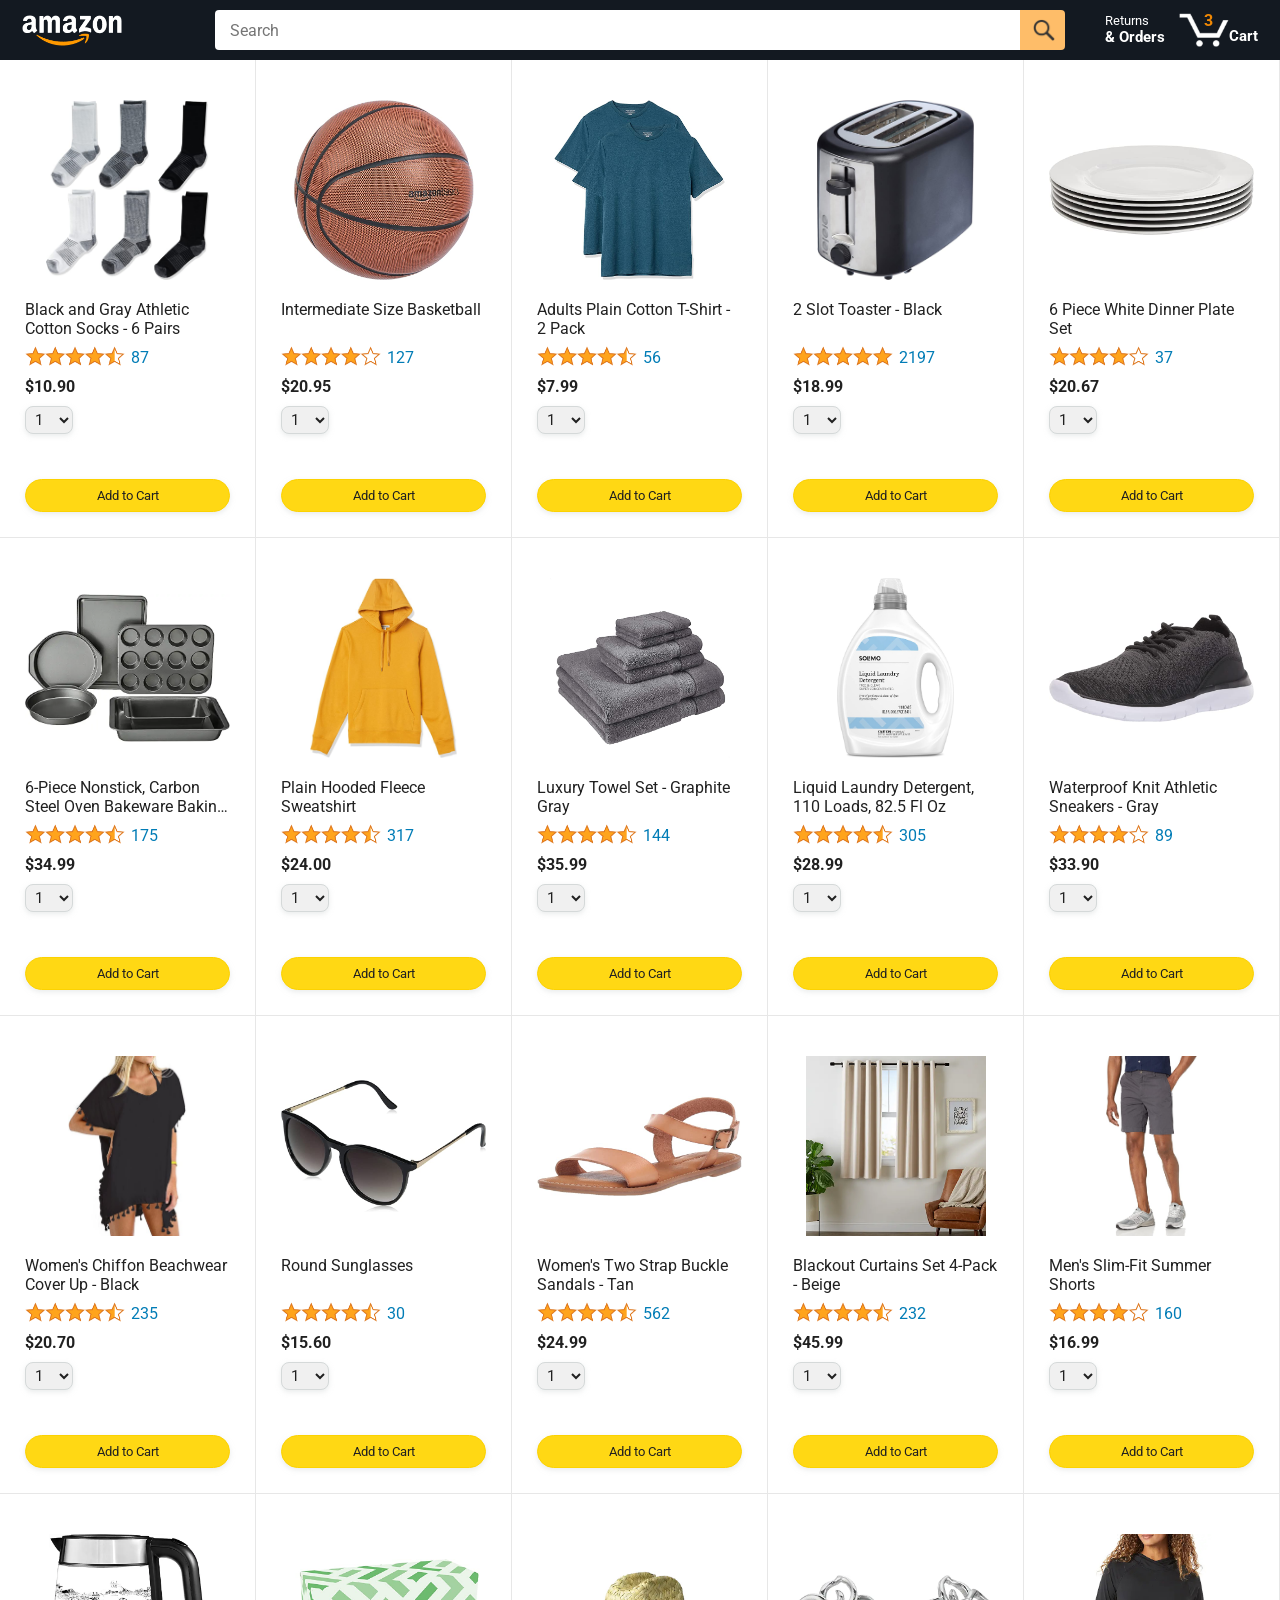
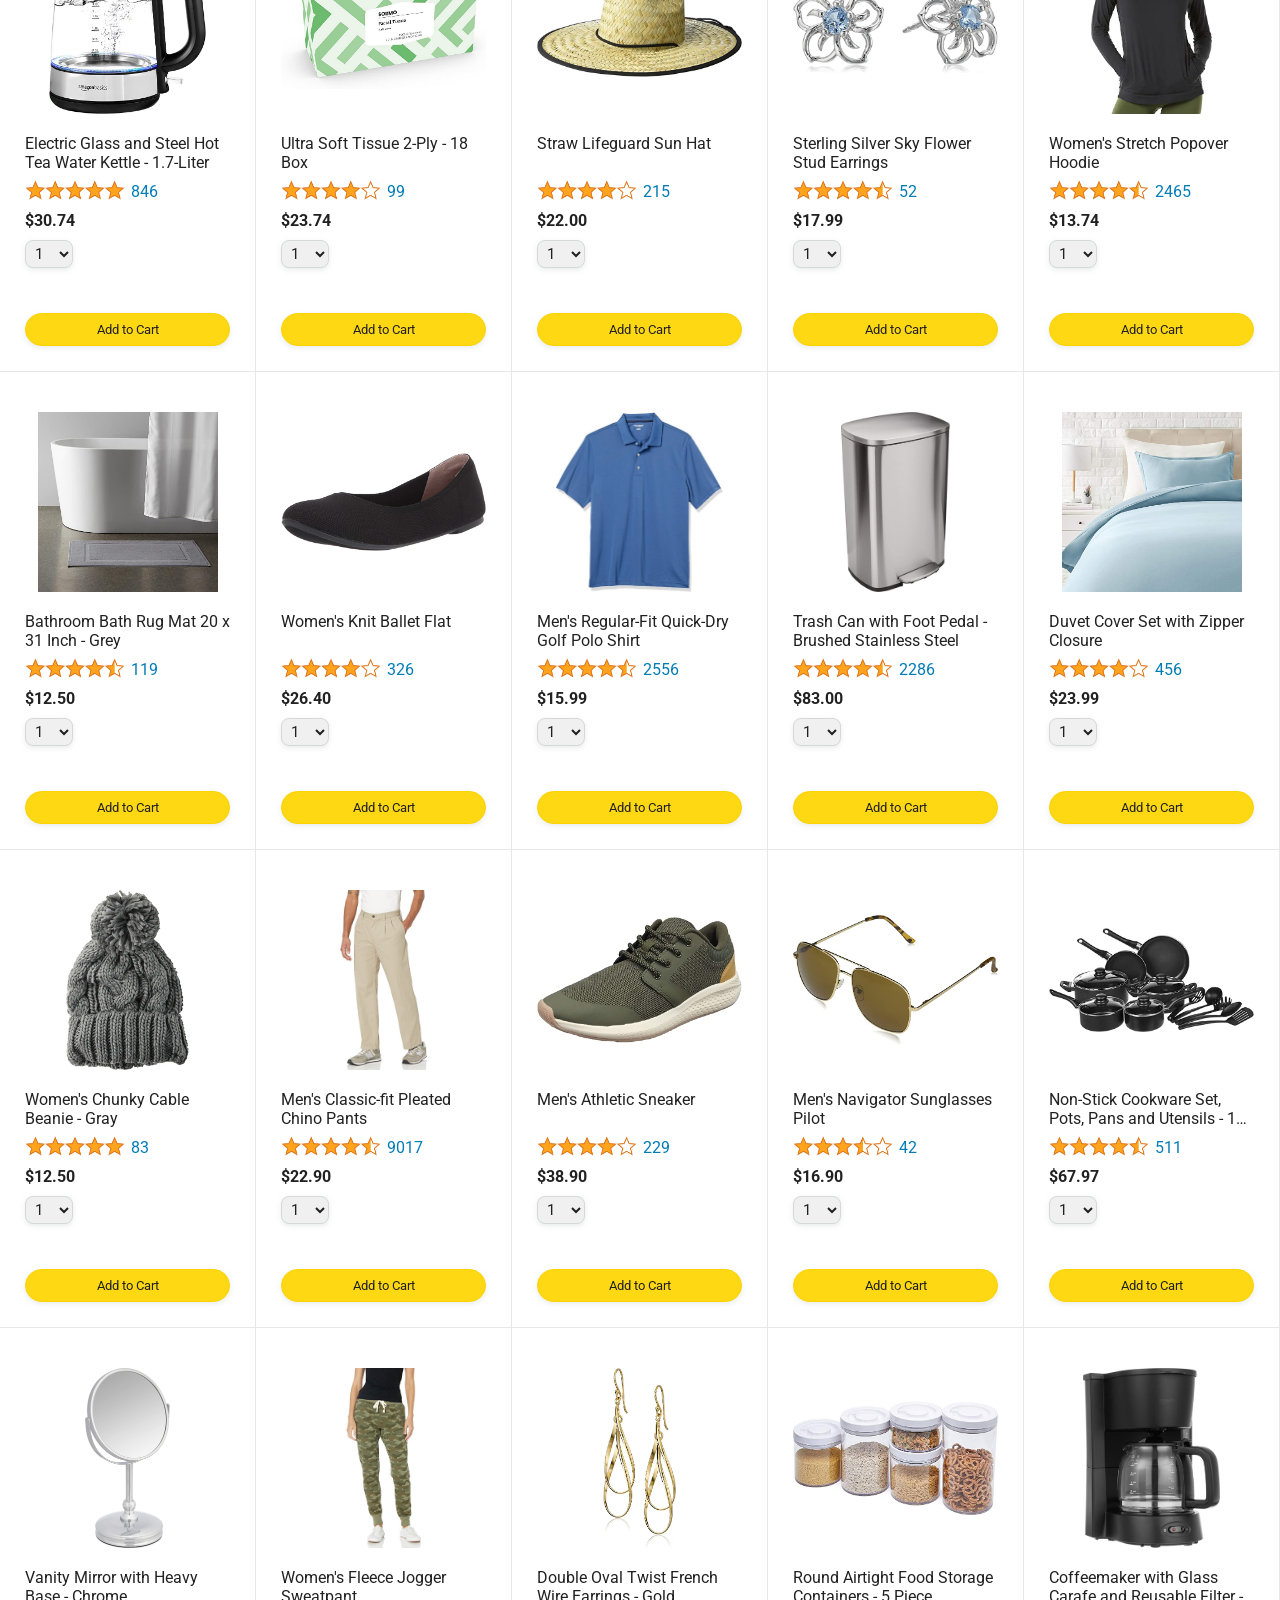
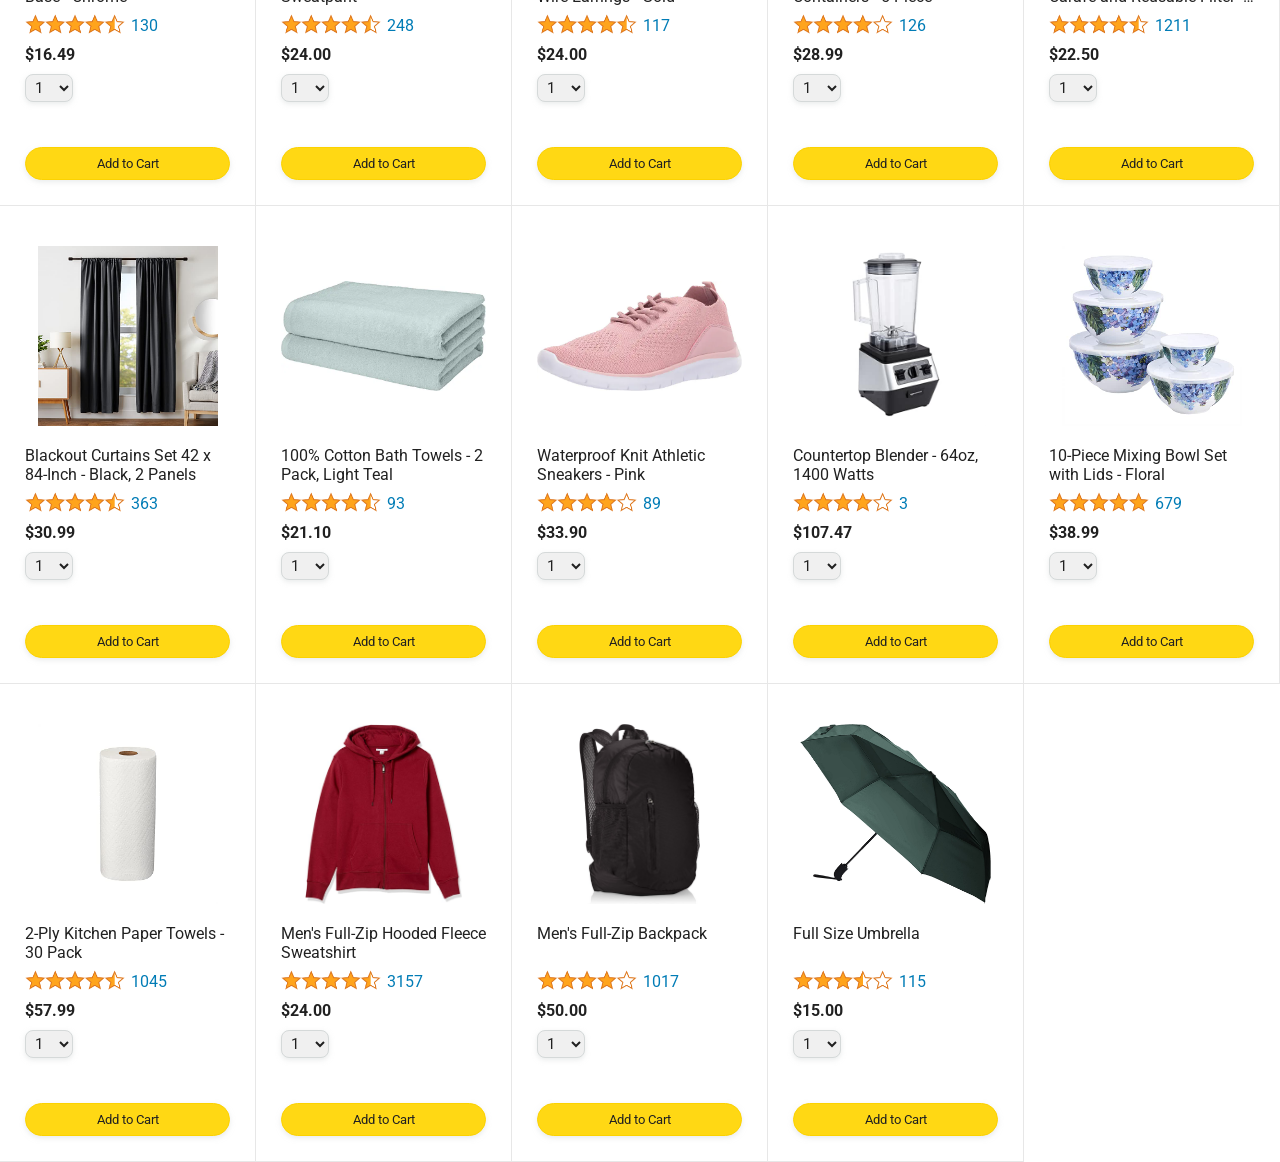
<file: index.html>
<!DOCTYPE html>
<html>
  <head>
    <title>Amazon Project</title>

    <!-- This code is needed for responsive design to work.
      (Responsive design = make the website look good on
      smaller screen sizes like a phone or a tablet). -->
    <meta name="viewport" content="width=device-width, initial-scale=1">

    <!-- Load a font called Roboto from Google Fonts. -->
    <link rel="preconnect" href="https://fonts.googleapis.com">
    <link rel="preconnect" href="https://fonts.gstatic.com" crossorigin>
    <link href="https://fonts.googleapis.com/css2?family=Roboto:wght@400;500;700&display=swap" rel="stylesheet">

    <!-- Here are the CSS files for this page. -->
    <link rel="stylesheet" href="styles/shared/general.css">
    <link rel="stylesheet" href="styles/shared/amazon-header.css">
    <link rel="stylesheet" href="styles/pages/amazon.css">
  </head>
  <body>
    <div class="amazon-header">
      <div class="amazon-header-left-section">
        <a href="amazon.html" class="header-link">
          <img class="amazon-logo"
            src="images/amazon-logo-white.png">
          <img class="amazon-mobile-logo"
            src="images/amazon-mobile-logo-white.png">
        </a>
      </div>

      <div class="amazon-header-middle-section">
        <input class="search-bar" type="text" placeholder="Search">

        <button class="search-button">
          <img class="search-icon" src="images/icons/search-icon.png">
        </button>
      </div>

      <div class="amazon-header-right-section">
        <a class="orders-link header-link" href="orders.html">
          <span class="returns-text">Returns</span>
          <span class="orders-text">& Orders</span>
        </a>

        <a class="cart-link header-link" href="checkout.html">
          <img class="cart-icon" src="images/icons/cart-icon.png">
          <div class="cart-quantity js-cart-quantity"></div>
          <div class="cart-text">Cart</div>
        </a>
      </div>
    </div>
    
    <div class="main">
      <div class="products-grid js-products-grid">
      </div>
    </div>

    <script type="module" src="./scripts/amazon.js"></script>
  </body>
</html>
</file>
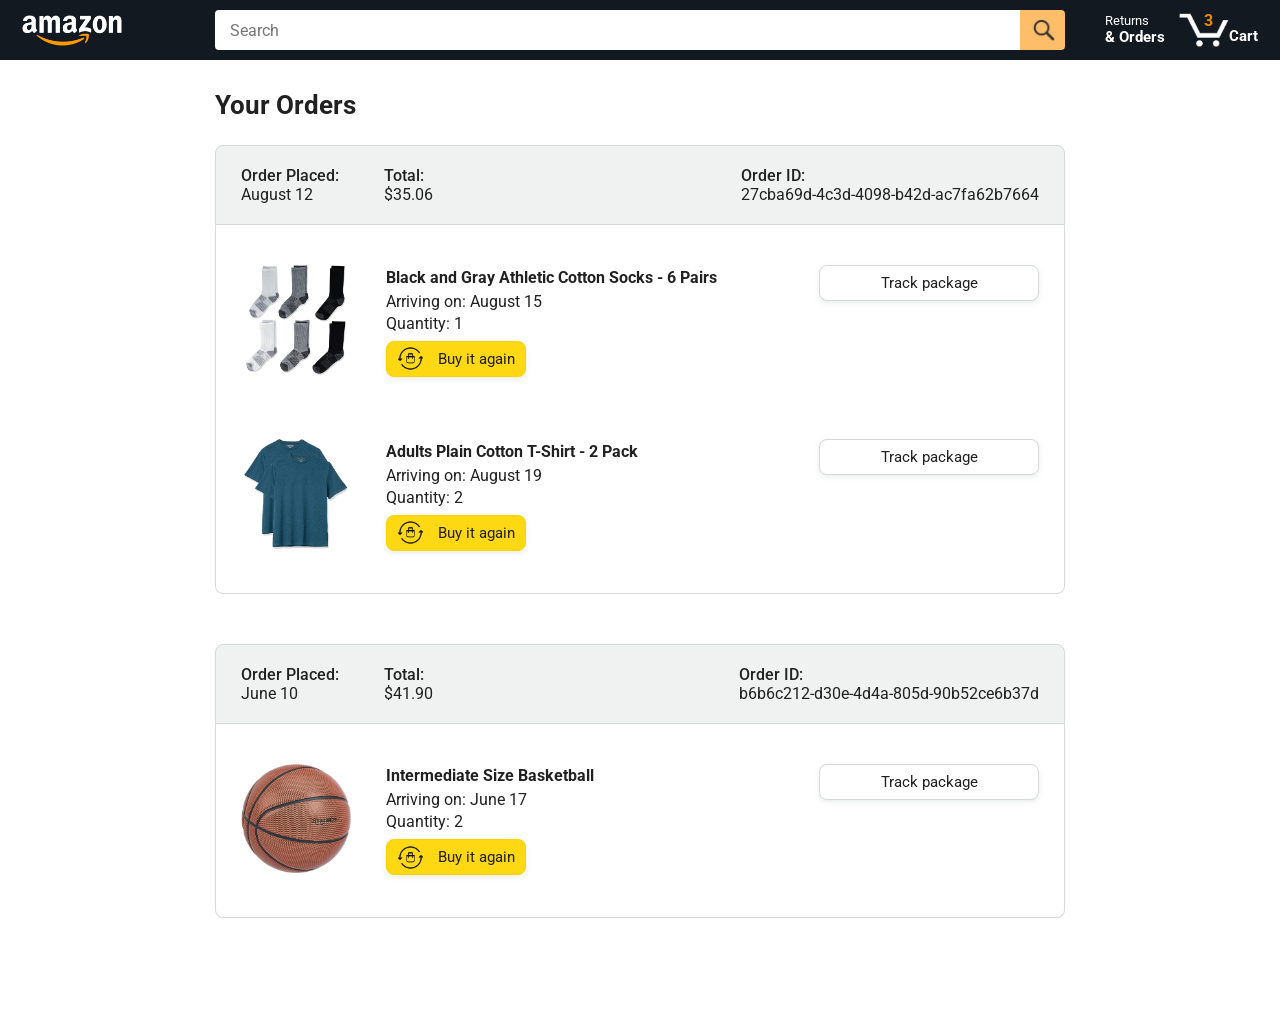
<file: orders.html>
<!DOCTYPE html>
<html>
  <head>
    <title>Orders</title>

    <!-- This code is needed for responsive design to work.
      (Responsive design = make the website look good on
      smaller screen sizes like a phone or a tablet). -->
    <meta name="viewport" content="width=device-width, initial-scale=1">

    <!-- Load a font called Roboto from Google Fonts. -->
    <link rel="preconnect" href="https://fonts.googleapis.com">
    <link rel="preconnect" href="https://fonts.gstatic.com" crossorigin>
    <link href="https://fonts.googleapis.com/css2?family=Roboto:wght@400;500;700&display=swap" rel="stylesheet">

    <!-- Here are the CSS files for this page. -->
    <link rel="stylesheet" href="styles/shared/general.css">
    <link rel="stylesheet" href="styles/shared/amazon-header.css">
    <link rel="stylesheet" href="styles/pages/orders.css">
  </head>
  <body>
    <div class="amazon-header">
      <div class="amazon-header-left-section">
        <a href="index.html" class="header-link">
          <img class="amazon-logo"
            src="images/amazon-logo-white.png">
          <img class="amazon-mobile-logo"
            src="images/amazon-mobile-logo-white.png">
        </a>
      </div>

      <div class="amazon-header-middle-section">
        <input class="search-bar" type="text" placeholder="Search">

        <button class="search-button">
          <img class="search-icon" src="images/icons/search-icon.png">
        </button>
      </div>

      <div class="amazon-header-right-section">
        <a class="orders-link header-link" href="orders.html">
          <span class="returns-text">Returns</span>
          <span class="orders-text">& Orders</span>
        </a>

        <a class="cart-link header-link" href="checkout.html">
          <img class="cart-icon" src="images/icons/cart-icon.png">
          <div class="cart-quantity">3</div>
          <div class="cart-text">Cart</div>
        </a>
      </div>
    </div>

    <div class="main">
      <div class="page-title">Your Orders</div>

      <div class="orders-grid">
        <div class="order-container">
          
          <div class="order-header">
            <div class="order-header-left-section">
              <div class="order-date">
                <div class="order-header-label">Order Placed:</div>
                <div>August 12</div>
              </div>
              <div class="order-total">
                <div class="order-header-label">Total:</div>
                <div>$35.06</div>
              </div>
            </div>

            <div class="order-header-right-section">
              <div class="order-header-label">Order ID:</div>
              <div>27cba69d-4c3d-4098-b42d-ac7fa62b7664</div>
            </div>
          </div>

          <div class="order-details-grid">
            <div class="product-image-container">
              <img src="images/products/athletic-cotton-socks-6-pairs.jpg">
            </div>

            <div class="product-details">
              <div class="product-name">
                Black and Gray Athletic Cotton Socks - 6 Pairs
              </div>
              <div class="product-delivery-date">
                Arriving on: August 15
              </div>
              <div class="product-quantity">
                Quantity: 1
              </div>
              <button class="buy-again-button button-primary">
                <img class="buy-again-icon" src="images/icons/buy-again.png">
                <span class="buy-again-message">Buy it again</span>
              </button>
            </div>

            <div class="product-actions">
              <a href="tracking.html">
                <button class="track-package-button button-secondary">
                  Track package
                </button>
              </a>
            </div>

            <div class="product-image-container">
              <img src="images/products/adults-plain-cotton-tshirt-2-pack-teal.jpg">
            </div>

            <div class="product-details">
              <div class="product-name">
                Adults Plain Cotton T-Shirt - 2 Pack
              </div>
              <div class="product-delivery-date">
                Arriving on: August 19
              </div>
              <div class="product-quantity">
                Quantity: 2
              </div>
              <button class="buy-again-button button-primary">
                <img class="buy-again-icon" src="images/icons/buy-again.png">
                <span class="buy-again-message">Buy it again</span>
              </button>
            </div>

            <div class="product-actions">
              <a href="tracking.html">
                <button class="track-package-button button-secondary">
                  Track package
                </button>
              </a>
            </div>
          </div>
        </div>

        <div class="order-container">

          <div class="order-header">
            <div class="order-header-left-section">
              <div class="order-date">
                <div class="order-header-label">Order Placed:</div>
                <div>June 10</div>
              </div>
              <div class="order-total">
                <div class="order-header-label">Total:</div>
                <div>$41.90</div>
              </div>
            </div>

            <div class="order-header-right-section">
              <div class="order-header-label">Order ID:</div>
              <div>b6b6c212-d30e-4d4a-805d-90b52ce6b37d</div>
            </div>
          </div>

          <div class="order-details-grid">
            <div class="product-image-container">
              <img src="images/products/intermediate-composite-basketball.jpg">
            </div>

            <div class="product-details">
              <div class="product-name">
                Intermediate Size Basketball
              </div>
              <div class="product-delivery-date">
                Arriving on: June 17
              </div>
              <div class="product-quantity">
                Quantity: 2
              </div>
              <button class="buy-again-button button-primary">
                <img class="buy-again-icon" src="images/icons/buy-again.png">
                <span class="buy-again-message">Buy it again</span>
              </button>
            </div>

            <div class="product-actions">
              <a href="tracking.html">
                <button class="track-package-button button-secondary">
                  Track package
                </button>
              </a>
            </div>
          </div>
        </div>
      </div>
    </div>
  </body>
</html>
</file>
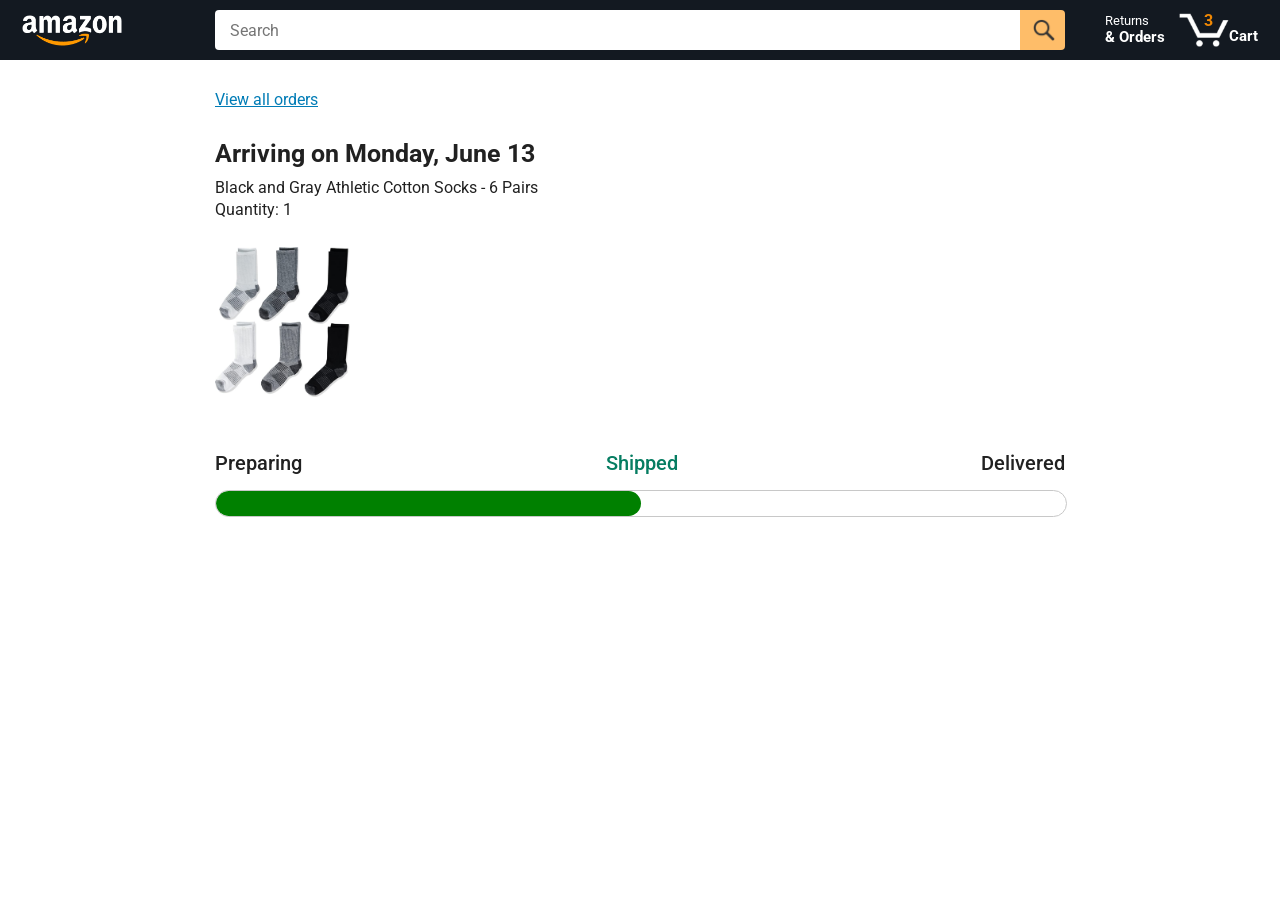
<file: tracking.html>
<!DOCTYPE html>
<html>
  <head>
    <title>Tracking</title>

    <!-- This code is needed for responsive design to work.
      (Responsive design = make the website look good on
      smaller screen sizes like a phone or a tablet). -->
    <meta name="viewport" content="width=device-width, initial-scale=1">

    <!-- Load a font called Roboto from Google Fonts. -->
    <link rel="preconnect" href="https://fonts.googleapis.com">
    <link rel="preconnect" href="https://fonts.gstatic.com" crossorigin>
    <link href="https://fonts.googleapis.com/css2?family=Roboto:wght@400;500;700&display=swap" rel="stylesheet">

    <!-- Here are the CSS files for this page. -->
    <link rel="stylesheet" href="styles/shared/general.css">
    <link rel="stylesheet" href="styles/shared/amazon-header.css">
    <link rel="stylesheet" href="styles/pages/tracking.css">
  </head>
  <body>
    <div class="amazon-header">
      <div class="amazon-header-left-section">
        <a href="index.html" class="header-link">
          <img class="amazon-logo"
            src="images/amazon-logo-white.png">
          <img class="amazon-mobile-logo"
            src="images/amazon-mobile-logo-white.png">
        </a>
      </div>

      <div class="amazon-header-middle-section">
        <input class="search-bar" type="text" placeholder="Search">

        <button class="search-button">
          <img class="search-icon" src="images/icons/search-icon.png">
        </button>
      </div>

      <div class="amazon-header-right-section">
        <a class="orders-link header-link" href="orders.html">
          <span class="returns-text">Returns</span>
          <span class="orders-text">& Orders</span>
        </a>

        <a class="cart-link header-link" href="checkout.html">
          <img class="cart-icon" src="images/icons/cart-icon.png">
          <div class="cart-quantity">3</div>
          <div class="cart-text">Cart</div>
        </a>
      </div>
    </div>

    <div class="main">
      <div class="order-tracking">
        <a class="back-to-orders-link link-primary" href="orders.html">
          View all orders
        </a>

        <div class="delivery-date">
          Arriving on Monday, June 13
        </div>

        <div class="product-info">
          Black and Gray Athletic Cotton Socks - 6 Pairs
        </div>

        <div class="product-info">
          Quantity: 1
        </div>

        <img class="product-image" src="images/products/athletic-cotton-socks-6-pairs.jpg">

        <div class="progress-labels-container">
          <div class="progress-label">
            Preparing
          </div>
          <div class="progress-label current-status">
            Shipped
          </div>
          <div class="progress-label">
            Delivered
          </div>
        </div>

        <div class="progress-bar-container">
          <div class="progress-bar"></div>
        </div>
      </div>
    </div>
  </body>
</html>
</file>
<file: styles/shared/general.css>
body {
  font-family: Roboto, Arial;
  color: rgb(33, 33, 33);
  /* The <body> element has a default margin of 8px
     on all sides. This removes the default margins. */
  margin: 0;
}

/* <p> elements have a default margin on the top
   and bottom. This removes the default margins. */
p {
  margin: 0;
}

button {
  cursor: pointer;
}

select {
  cursor: pointer;
}

input, select, button {
  font-family: Roboto, Arial;
}

.button-primary {
  color: rgb(33, 33, 33);
  background-color: rgb(255, 216, 20);
  border: 1px solid rgb(252, 210, 0);
  border-radius: 8px;
  cursor: pointer;
  box-shadow: 0 2px 5px rgba(213, 217, 217, 0.5);
}

.button-primary:hover {
  background-color: rgb(247, 202, 0);
  border: 1px solid rgb(242, 194, 0);
}

.button-primary:active {
  background: rgb(255, 216, 20);
  border-color: rgb(252, 210, 0);
  box-shadow: none;
}

.button-secondary {
  color: rgb(33, 33, 33);
  background: white;
  border: 1px solid rgb(213, 217, 217);
  border-radius: 8px;
  cursor: pointer;
  box-shadow: 0 2px 5px rgba(213, 217, 217, 0.5);
}

.button-secondary:hover {
  background-color: rgb(247, 250, 250);
}

.button-secondary:active {
  background-color: rgb(237, 253, 255);
  box-shadow: none;
}

/* These styles will limit text to 2 lines. Anything
   beyond 2 lines will be replaced with "..."
   You can find this code by using an A.I. tool or by
   searching in Google.
   https://css-tricks.com/almanac/properties/l/line-clamp/ */
.limit-text-to-2-lines {
  display: -webkit-box;
  -webkit-line-clamp: 2;
  -webkit-box-orient: vertical;
  overflow: hidden;
}

.link-primary {
  color: rgb(1, 124, 182);
  cursor: pointer;
}

.link-primary:hover {
  color: rgb(196, 80, 0);
}

/* Styles for dropdown selectors. */
select {
  color: rgb(33, 33, 33);
  background-color: rgb(240, 240, 240);
  border: 1px solid rgb(213, 217, 217);
  border-radius: 8px;
  padding: 3px 5px;
  font-size: 15px;
  cursor: pointer;
  box-shadow: 0 2px 5px rgba(213, 217, 217, 0.5);
}

select:focus,
input:focus {
  outline: 2px solid rgb(255, 153, 0);
}
</file>
<file: styles/shared/amazon-header.css>
.amazon-header {
  background-color: rgb(19, 25, 33);
  color: white;
  padding-left: 15px;
  padding-right: 15px;

  display: flex;
  align-items: center;
  justify-content: space-between;

  position: fixed;
  top: 0;
  left: 0;
  right: 0;
  height: 60px;
}

.amazon-header-left-section {
  width: 180px;
}

@media (max-width: 800px) {
  .amazon-header-left-section {
    width: unset;
  }
}

.header-link {
  display: inline-block;
  padding: 6px;
  border-radius: 2px;
  cursor: pointer;
  text-decoration: none;
  border: 1px solid rgba(0, 0, 0, 0);
}

.header-link:hover {
  border: 1px solid white;
}

.amazon-logo {
  width: 100px;
  margin-top: 5px;
}

.amazon-mobile-logo {
  display: none;
}

@media (max-width: 575px) {
  .amazon-logo {
    display: none;
  }

  .amazon-mobile-logo {
    display: block;
    height: 35px;
    margin-top: 5px;
  }
}

.amazon-header-middle-section {
  flex: 1;
  max-width: 850px;
  margin-left: 10px;
  margin-right: 10px;
  display: flex;
}

.search-bar {
  flex: 1;
  width: 0;
  font-size: 16px;
  height: 38px;
  padding-left: 15px;
  border: none;
  border-top-left-radius: 4px;
  border-bottom-left-radius: 4px;
  border-top-right-radius: 0;
  border-bottom-right-radius: 0;
}

.search-button {
  background-color: rgb(254, 189, 105);
  border: none;
  width: 45px;
  height: 40px;
  border-top-right-radius: 4px;
  border-bottom-right-radius: 4px;
  flex-shrink: 0;
}

.search-icon {
  height: 22px;
  margin-left: 2px;
  margin-top: 3px;
}

.amazon-header-right-section {
  width: 180px;
  flex-shrink: 0;
  display: flex;
  justify-content: end;
}

.orders-link {
  color: white;
}

.returns-text {
  display: block;
  font-size: 13px;
}

.orders-text {
  display: block;
  font-size: 15px;
  font-weight: 700;
}

.cart-link {
  color: white;
  display: flex;
  align-items: center;
  position: relative;
}

.cart-icon {
  width: 50px;
}

.cart-text {
  margin-top: 12px;
  font-size: 15px;
  font-weight: 700;
}

.cart-quantity {
  color: rgb(240, 136, 4);
  font-size: 16px;
  font-weight: 700;

  position: absolute;
  top: 4px;
  left: 22px;
  
  width: 26px;
  text-align: center;
}
</file>
<file: styles/pages/amazon.css>
.main {
  margin-top: 60px;
}

.products-grid {
  display: grid;

  /* - In CSS Grid, 1fr means a column will take up the
       remaining space in the grid.
     - If we write 1fr 1fr ... 1fr; 8 times, this will
       divide the grid into 8 columns, each taking up an
       equal amount of the space.
     - repeat(8, 1fr); is a shortcut for repeating "1fr"
       8 times (instead of typing out "1fr" 8 times).
       repeat(...) is a special property that works with
       display: grid; */
  grid-template-columns: repeat(8, 1fr);
}

/* @media is used to create responsive design (making the
   website look good on any screen size). This @media
   means when the screen width is 2000px or less, we
   will divide the grid into 7 columns instead of 8. */
@media (max-width: 2000px) {
  .products-grid {
    grid-template-columns: repeat(7, 1fr);
  }
}

/* This @media means when the screen width is 1600px or
   less, we will divide the grid into 6 columns. */
@media (max-width: 1600px) {
  .products-grid {
    grid-template-columns: repeat(6, 1fr);
  }
}

@media (max-width: 1300px) {
  .products-grid {
    grid-template-columns: repeat(5, 1fr);
  }
}

@media (max-width: 1000px) {
  .products-grid {
    grid-template-columns: repeat(4, 1fr);
  }
}

@media (max-width: 800px) {
  .products-grid {
    grid-template-columns: repeat(3, 1fr);
  }
}

@media (max-width: 575px) {
  .products-grid {
    grid-template-columns: repeat(2, 1fr);
  }
}

@media (max-width: 450px) {
  .products-grid {
    grid-template-columns: 1fr;
  }
}

.product-container {
  padding-top: 40px;
  padding-bottom: 25px;
  padding-left: 25px;
  padding-right: 25px;

  border-right: 1px solid rgb(231, 231, 231);
  border-bottom: 1px solid rgb(231, 231, 231);

  display: flex;
  flex-direction: column;
}

.product-image-container {
  display: flex;
  justify-content: center;
  align-items: center;

  height: 180px;
  margin-bottom: 20px;
}

.product-image {
  /* Images will overflow their container by default. To
    prevent this, we set max-width and max-height to 100%
    so they stay inside their container. */
  max-width: 100%;
  max-height: 100%;
}

.product-name {
  height: 40px;
  margin-bottom: 5px;
}

.product-rating-container {
  display: flex;
  align-items: center;
  margin-bottom: 10px;
}

.product-rating-stars {
  width: 100px;
  margin-right: 6px;
}

.product-rating-count {
  color: rgb(1, 124, 182);
  cursor: pointer;
  margin-top: 3px;
}

.product-price {
  font-weight: 700;
  margin-bottom: 10px;
}

.product-quantity-container {
  margin-bottom: 17px;
}

.product-spacer {
  flex: 1;
}

.added-to-cart {
  color: rgb(6, 125, 98);
  font-size: 16px;

  display: flex;
  align-items: center;
  margin-bottom: 8px;

  /* At first, the "Added to cart" message will
     be invisible. Use JavaScript to change the
     opacity and make it visible. */
  opacity: 0;
}

.added-to-cart-display {
  opacity: 1;
}

.added-to-cart img {
  height: 20px;
  margin-right: 5px;
}

.add-to-cart-button {
  width: 100%;
  padding: 8px;
  border-radius: 50px;
}
</file>
<file: styles/pages/orders.css>
.main {
  max-width: 850px;
  margin-top: 90px;
  margin-bottom: 100px;
  padding-left: 20px;
  padding-right: 20px;

  /* margin-left: auto;
     margin-right auto;
     Is a trick for centering an element horizontally
     without needing a container. */
  margin-left: auto;
  margin-right: auto;
}

.page-title {
  font-weight: 700;
  font-size: 26px;
  margin-bottom: 25px;
}

.orders-grid {
  display: grid;
  grid-template-columns: 1fr;
  row-gap: 50px;
}

.order-header {
  background-color: rgb(240, 242, 242);
  border: 1px solid rgb(213, 217, 217);

  display: flex;
  align-items: center;
  justify-content: space-between;

  padding: 20px 25px;
  border-top-left-radius: 8px;
  border-top-right-radius: 8px;
}

.order-header-left-section {
  display: flex;
  flex-shrink: 0;
}

.order-header-label {
  font-weight: 500;
}

.order-date,
.order-total {
  margin-right: 45px;
}

.order-header-right-section {
  flex-shrink: 1;
}

@media (max-width: 575px) {
  .order-header {
    flex-direction: column;
    align-items: start;
    line-height: 23px;
    padding: 15px;
  }

  .order-header-left-section {
    flex-direction: column;
  }

  .order-header-label {
    margin-right: 5px;
  }

  .order-date,
  .order-total {
    display: grid;
    grid-template-columns: auto 1fr;
    margin-right: 0;
  }

  .order-header-right-section {
    display: grid;
    grid-template-columns: auto 1fr;
  }
}

.order-details-grid {
  padding: 40px 25px;
  border: 1px solid rgb(213, 217, 217);
  border-top: none;
  border-bottom-left-radius: 8px;
  border-bottom-right-radius: 8px;

  display: grid;
  grid-template-columns: 110px 1fr 220px;
  column-gap: 35px;
  row-gap: 60px;
  align-items: center;
}

@media (max-width: 800px) {
  .order-details-grid {
    grid-template-columns: 110px 1fr;
    row-gap: 0;
    padding-bottom: 8px;
  }
}

@media (max-width: 450px) {
  .order-details-grid {
    grid-template-columns: 1fr;
  }
}

.product-image-container {
  text-align: center;
}

.product-image-container img {
  max-width: 110px;
  max-height: 110px;
}

.product-name {
  font-weight: 700;
  margin-bottom: 5px;
}

.product-delivery-date {
  margin-bottom: 3px;
}

.product-quantity {
  margin-bottom: 8px;
}

.buy-again-button {
  font-size: 15px;
  width: 140px;
  height: 36px;
  border-radius: 8px;

  display: flex;
  align-items: center;
  justify-content: center;
}

.buy-again-icon {
  width: 25px;
  margin-right: 15px;
}

.product-actions {
  align-self: start;
}

.track-package-button {
  width: 100%;
  font-size: 15px;
  padding: 8px;
}

@media (max-width: 800px) {
  .buy-again-button {
    margin-bottom: 10px;
  }

  .product-actions {
    /* grid-column: 2 means this element will be placed
       in column 2 in the grid. (Normally, the column that
       an element is placed in is determined by the order
       of the elements in the HTML. grid-column overrides
       this default ordering). */
    grid-column: 2;
    margin-bottom: 30px;
  }

  .track-package-button {
    width: 140px;
  }
}

@media (max-width: 450px) {
  .product-image-container {
    text-align: center;
    margin-bottom: 25px;
  }

  .product-image-container img {
    max-width: 150px;
    max-height: 150px;
  }

  .product-name {
    margin-bottom: 10px;
  }

  .product-quantity {
    margin-bottom: 15px;
  }

  .buy-again-button {
    width: 100%;
    margin-bottom: 15px;
  }

  .product-actions {
    /* grid-column: auto; undos grid-column: 2; from above.
       This element will now be placed in its normal column
       in the grid. */
    grid-column: auto;
    margin-bottom: 70px;
  }

  .track-package-button {
    width: 100%;
    padding: 12px;
  }
}
</file>
<file: styles/pages/tracking.css>
.main {
  max-width: 850px;
  margin-top: 90px;
  margin-bottom: 100px;
  padding-left: 30px;
  padding-right: 30px;

  /* margin-left: auto;
     margin-right auto;
     Is a trick for centering an element horizontally
     without needing a container. */
  margin-left: auto;
  margin-right: auto;
}

.back-to-orders-link {
  display: inline-block;
  margin-bottom: 30px;
}

.delivery-date {
  font-size: 25px;
  font-weight: 700;
  margin-bottom: 10px;
}

.product-info {
  margin-bottom: 3px;
}

.product-image {
  max-width: 150px;
  max-height: 150px;
  margin-top: 25px;
  margin-bottom: 50px;
}

.progress-labels-container {
  display: flex;
  justify-content: space-between;
  font-size: 20px;
  font-weight: 500;
  margin-bottom: 15px;
}

.current-status {
  color: rgb(6, 125, 98);
}

@media (max-width: 575px) {
  .progress-labels-container {
    font-size: 16px;
  }
}

@media (max-width: 450px) {
  .progress-labels-container {
    flex-direction: column;
    margin-bottom: 5px;
  }

  .progress-label {
    margin-bottom: 3px;
  }
}

.progress-bar-container {
  height: 25px;
  width: 100%;

  border: 1px solid rgb(200, 200, 200);
  border-radius: 50px;
  overflow: hidden;
}

.progress-bar {
  height: 100%;
  background-color: green;
  border-radius: 50px;
  width: 50%;
}
</file>
